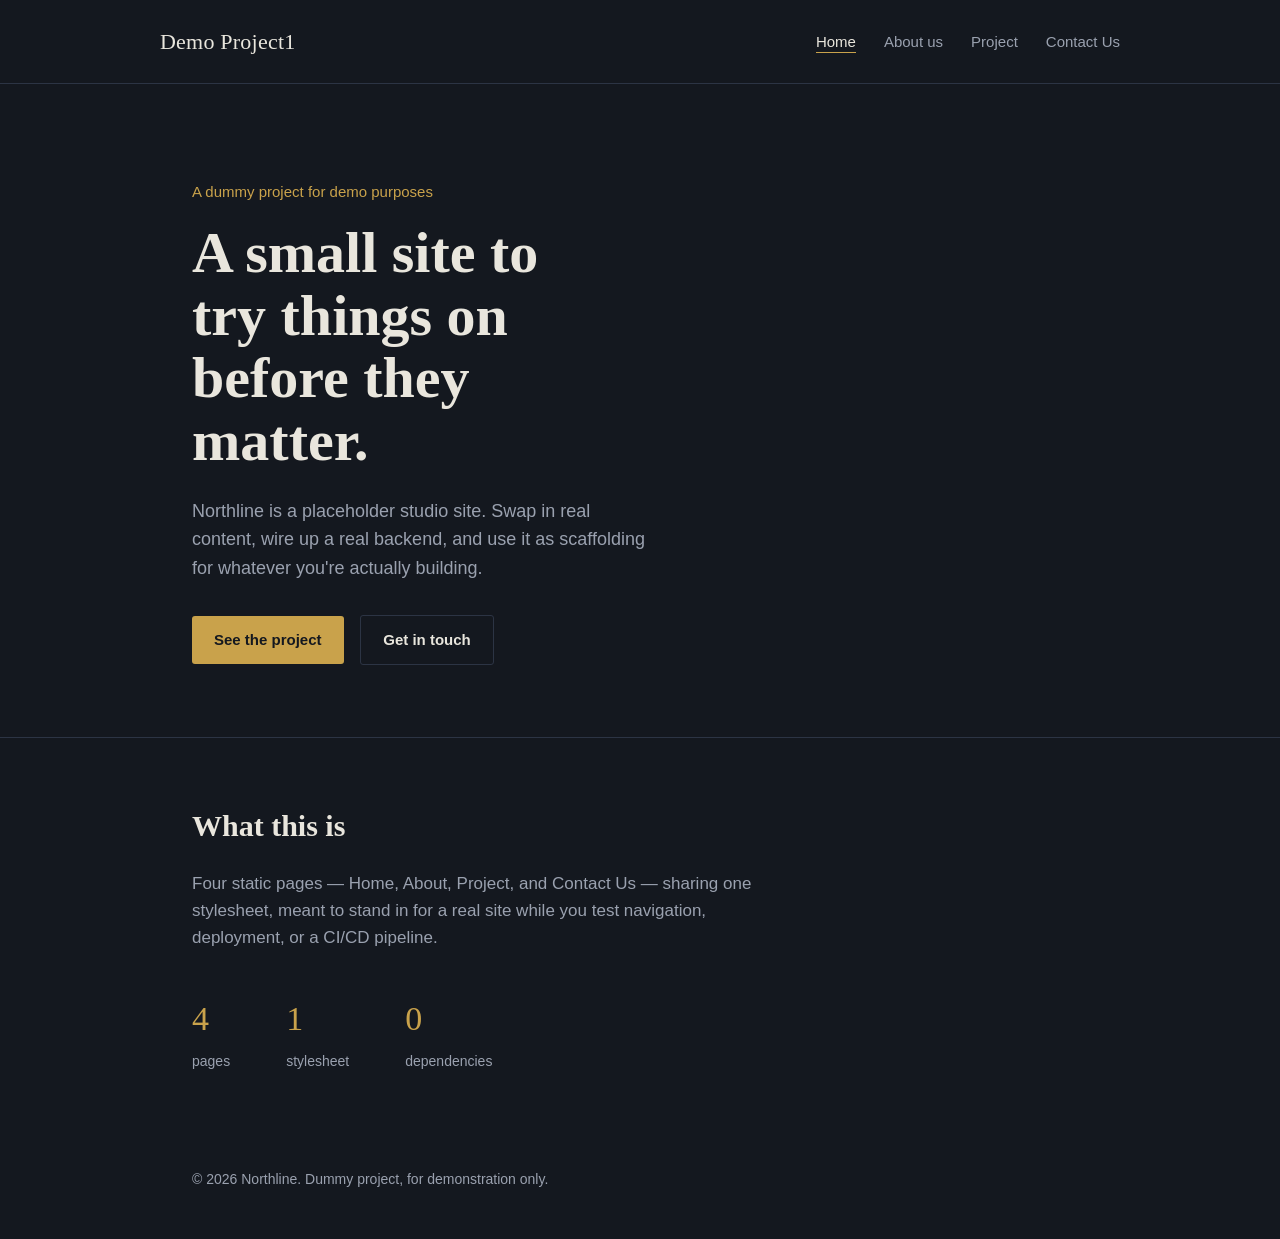
<file: index.html>
<!DOCTYPE html>
<html lang="en">
<head>
<meta charset="UTF-8">
<meta name="viewport" content="width=device-width, initial-scale=1.0">
<title>Northline Studio — Home</title>
<link rel="stylesheet" href="css/style.css">
</head>
<body>

<header>
  <div class="wrap nav">
    <a class="brand" href="index.html">Demo Project1</a>
    <ul class="nav-links">
      <li><a href="index.html" aria-current="page">Home</a></li>
      <li><a href="about.html">About us</a></li>
      <li><a href="project.html">Project</a></li>
      <li><a href="contact.html">Contact Us</a></li>
    </ul>
  </div>
</header>

<section class="hero">
  <div class="wrap">
    <p class="kicker">A dummy project for demo purposes</p>
    <h1>A small site to try things on before they matter.</h1>
    <p>Northline is a placeholder studio site. Swap in real content, wire up a real backend, and use it as scaffolding for whatever you're actually building.</p>
    <a class="btn" href="project.html">See the project</a>
    <a class="btn ghost" href="contact.html">Get in touch</a>
  </div>
</section>

<section class="block">
  <div class="wrap">
    <h2>What this is</h2>
    <p>Four static pages — Home, About, Project, and Contact Us — sharing one stylesheet, meant to stand in for a real site while you test navigation, deployment, or a CI/CD pipeline.</p>
    <div class="stat-row">
      <div class="stat"><div class="num">4</div><div class="label">pages</div></div>
      <div class="stat"><div class="num">1</div><div class="label">stylesheet</div></div>
      <div class="stat"><div class="num">0</div><div class="label">dependencies</div></div>
    </div>
  </div>
</section>

<footer>
  <div class="wrap">© 2026 Northline. Dummy project, for demonstration only.</div>
</footer>

</body>
</html>
</file>
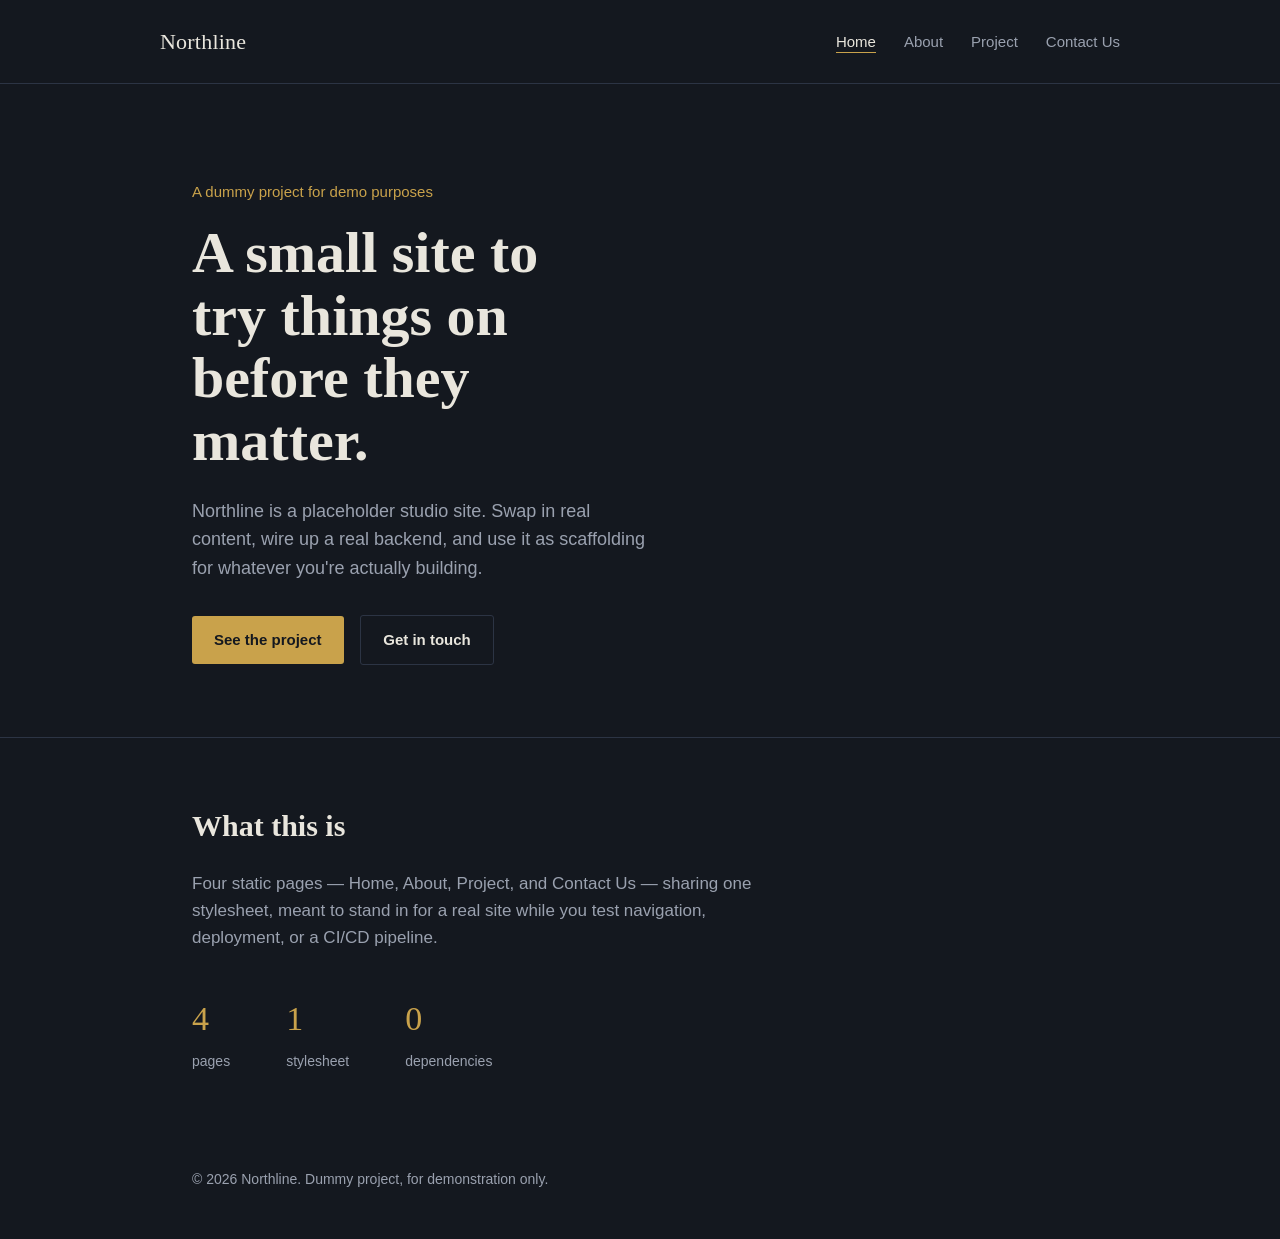
<file: dummy-project/index.html>
<!DOCTYPE html>
<html lang="en">
<head>
<meta charset="UTF-8">
<meta name="viewport" content="width=device-width, initial-scale=1.0">
<title>Northline Studio — Home</title>
<link rel="stylesheet" href="css/style.css">
</head>
<body>

<header>
  <div class="wrap nav">
    <a class="brand" href="index.html">Northline</a>
    <ul class="nav-links">
      <li><a href="index.html" aria-current="page">Home</a></li>
      <li><a href="about.html">About</a></li>
      <li><a href="project.html">Project</a></li>
      <li><a href="contact.html">Contact Us</a></li>
    </ul>
  </div>
</header>

<section class="hero">
  <div class="wrap">
    <p class="kicker">A dummy project for demo purposes</p>
    <h1>A small site to try things on before they matter.</h1>
    <p>Northline is a placeholder studio site. Swap in real content, wire up a real backend, and use it as scaffolding for whatever you're actually building.</p>
    <a class="btn" href="project.html">See the project</a>
    <a class="btn ghost" href="contact.html">Get in touch</a>
  </div>
</section>

<section class="block">
  <div class="wrap">
    <h2>What this is</h2>
    <p>Four static pages — Home, About, Project, and Contact Us — sharing one stylesheet, meant to stand in for a real site while you test navigation, deployment, or a CI/CD pipeline.</p>
    <div class="stat-row">
      <div class="stat"><div class="num">4</div><div class="label">pages</div></div>
      <div class="stat"><div class="num">1</div><div class="label">stylesheet</div></div>
      <div class="stat"><div class="num">0</div><div class="label">dependencies</div></div>
    </div>
  </div>
</section>

<footer>
  <div class="wrap">© 2026 Northline. Dummy project, for demonstration only.</div>
</footer>

</body>
</html>
</file>
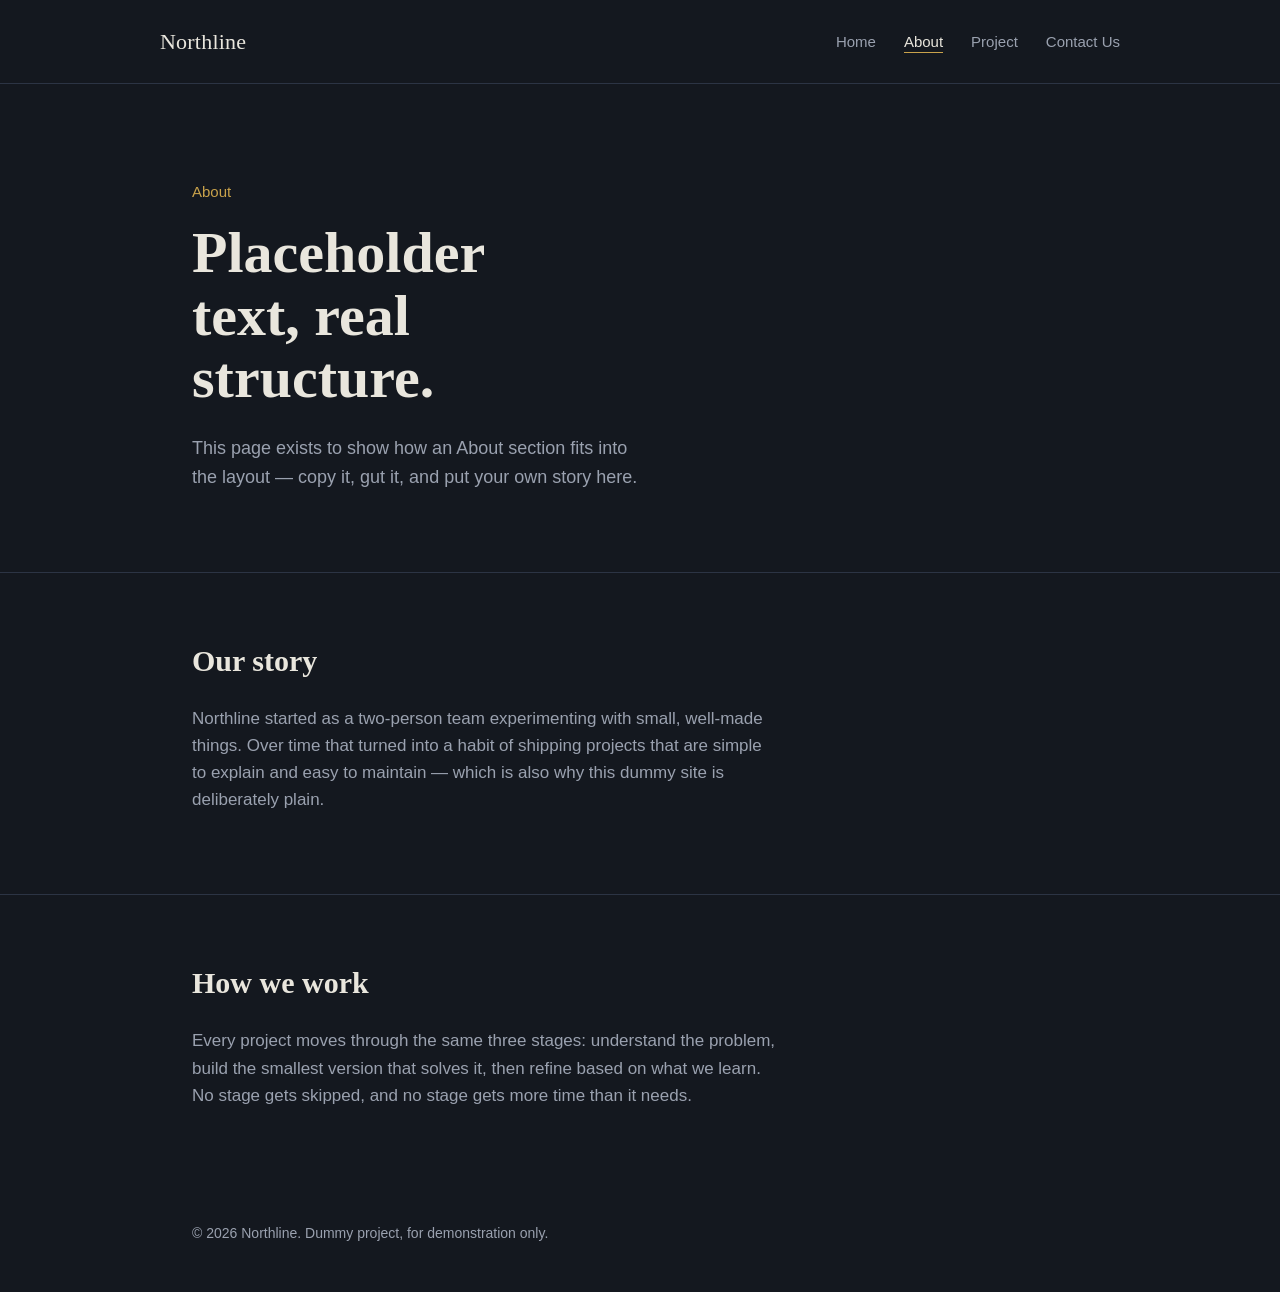
<file: about.html>
<!DOCTYPE html>
<html lang="en">
<head>
<meta charset="UTF-8">
<meta name="viewport" content="width=device-width, initial-scale=1.0">
<title>Northline Studio — About</title>
<link rel="stylesheet" href="css/style.css">
</head>
<body>

<header>
  <div class="wrap nav">
    <a class="brand" href="index.html">Northline</a>
    <ul class="nav-links">
      <li><a href="index.html">Home</a></li>
      <li><a href="about.html" aria-current="page">About</a></li>
      <li><a href="project.html">Project</a></li>
      <li><a href="contact.html">Contact Us</a></li>
    </ul>
  </div>
</header>

<section class="hero" style="padding-bottom: 48px;">
  <div class="wrap">
    <p class="kicker">About</p>
    <h1>Placeholder text, real structure.</h1>
    <p>This page exists to show how an About section fits into the layout — copy it, gut it, and put your own story here.</p>
  </div>
</section>

<section class="block">
  <div class="wrap">
    <h2>Our story</h2>
    <p>Northline started as a two-person team experimenting with small, well-made things. Over time that turned into a habit of shipping projects that are simple to explain and easy to maintain — which is also why this dummy site is deliberately plain.</p>
  </div>
</section>

<section class="block">
  <div class="wrap">
    <h2>How we work</h2>
    <p>Every project moves through the same three stages: understand the problem, build the smallest version that solves it, then refine based on what we learn. No stage gets skipped, and no stage gets more time than it needs.</p>
  </div>
</section>

<footer>
  <div class="wrap">© 2026 Northline. Dummy project, for demonstration only.</div>
</footer>

</body>
</html>
</file>
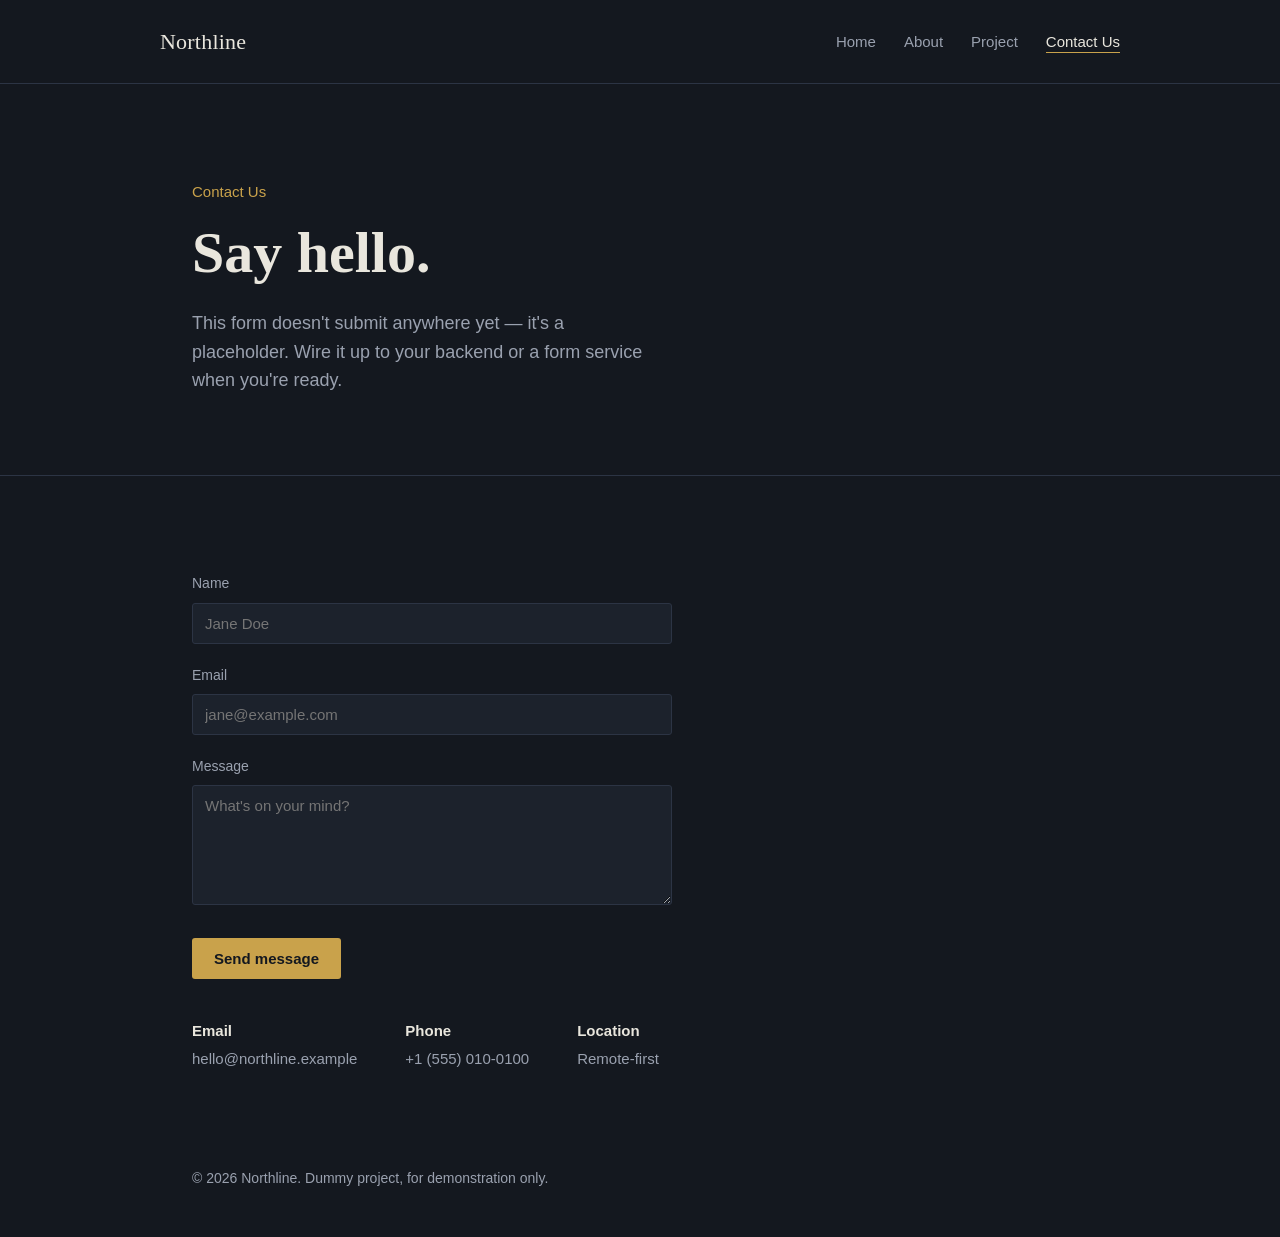
<file: contact.html>
<!DOCTYPE html>
<html lang="en">
<head>
<meta charset="UTF-8">
<meta name="viewport" content="width=device-width, initial-scale=1.0">
<title>Northline Studio — Contact Us</title>
<link rel="stylesheet" href="css/style.css">
</head>
<body>

<header>
  <div class="wrap nav">
    <a class="brand" href="index.html">Northline</a>
    <ul class="nav-links">
      <li><a href="index.html">Home</a></li>
      <li><a href="about.html">About</a></li>
      <li><a href="project.html">Project</a></li>
      <li><a href="contact.html" aria-current="page">Contact Us</a></li>
    </ul>
  </div>
</header>

<section class="hero" style="padding-bottom: 48px;">
  <div class="wrap">
    <p class="kicker">Contact Us</p>
    <h1>Say hello.</h1>
    <p>This form doesn't submit anywhere yet — it's a placeholder. Wire it up to your backend or a form service when you're ready.</p>
  </div>
</section>

<section class="block">
  <div class="wrap">
    <form onsubmit="event.preventDefault(); alert('This is a dummy form — connect it to a backend to actually send messages.');">
      <label for="name">Name</label>
      <input id="name" type="text" placeholder="Jane Doe" required>

      <label for="email">Email</label>
      <input id="email" type="email" placeholder="jane@example.com" required>

      <label for="message">Message</label>
      <textarea id="message" placeholder="What's on your mind?" required></textarea>

      <button class="submit" type="submit">Send message</button>
    </form>

    <div class="contact-info">
      <div><strong>Email</strong>hello@northline.example</div>
      <div><strong>Phone</strong>+1 (555) 010-0100</div>
      <div><strong>Location</strong>Remote-first</div>
    </div>
  </div>
</section>

<footer>
  <div class="wrap">© 2026 Northline. Dummy project, for demonstration only.</div>
</footer>

</body>
</html>
</file>
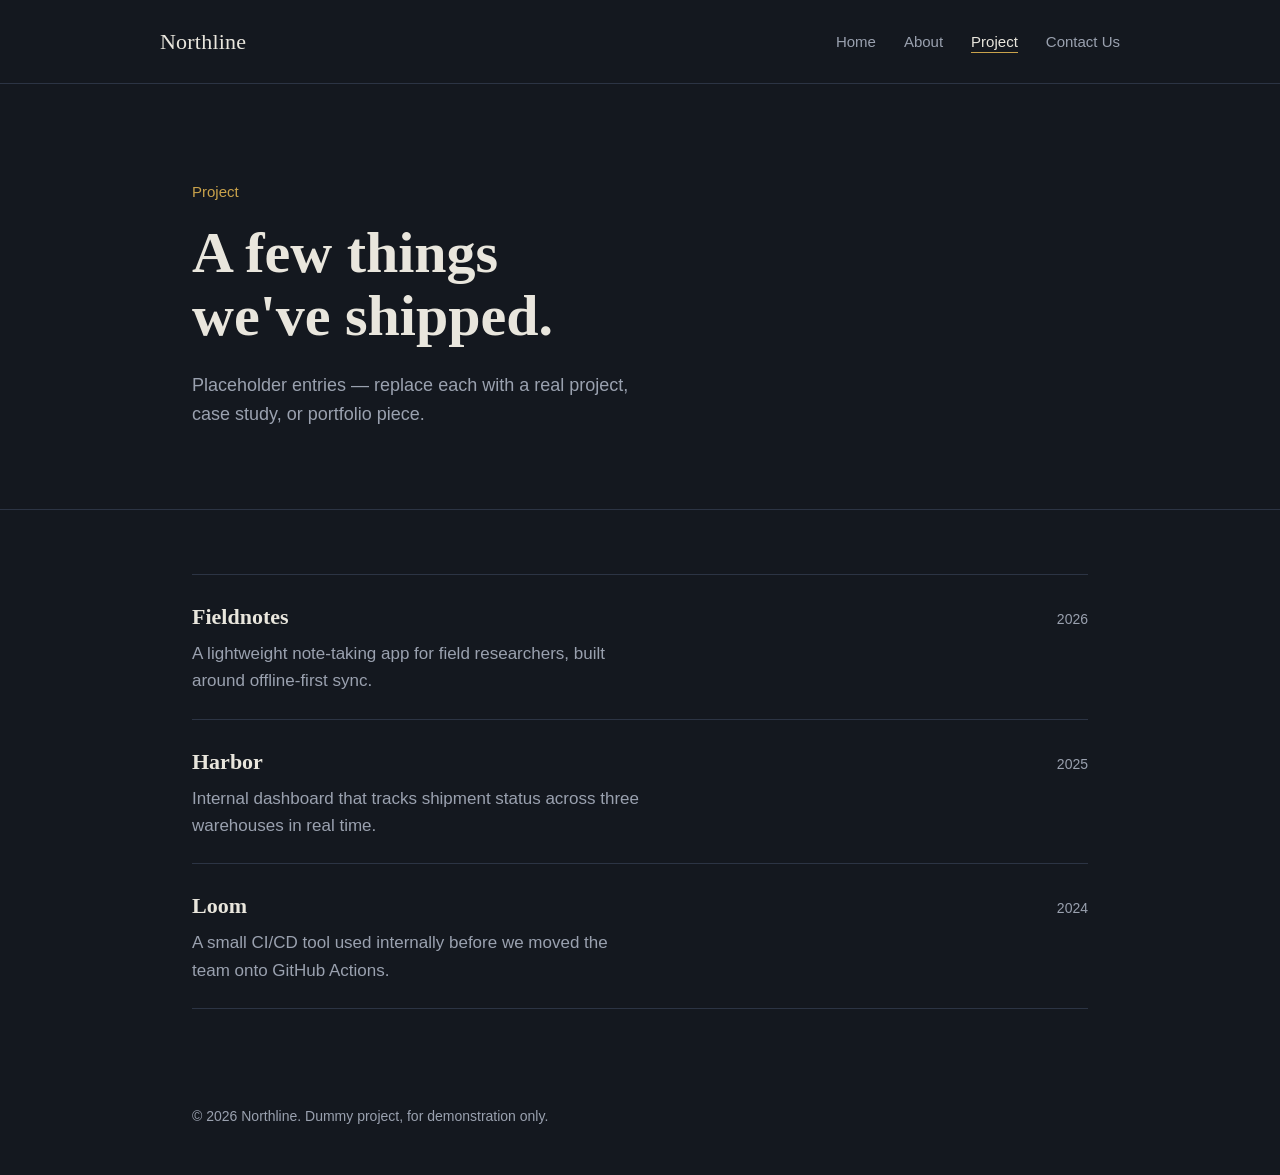
<file: project.html>
<!DOCTYPE html>
<html lang="en">
<head>
<meta charset="UTF-8">
<meta name="viewport" content="width=device-width, initial-scale=1.0">
<title>Northline Studio — Project</title>
<link rel="stylesheet" href="css/style.css">
</head>
<body>

<header>
  <div class="wrap nav">
    <a class="brand" href="index.html">Northline</a>
    <ul class="nav-links">
      <li><a href="index.html">Home</a></li>
      <li><a href="about.html">About</a></li>
      <li><a href="project.html" aria-current="page">Project</a></li>
      <li><a href="contact.html">Contact Us</a></li>
    </ul>
  </div>
</header>

<section class="hero" style="padding-bottom: 48px;">
  <div class="wrap">
    <p class="kicker">Project</p>
    <h1>A few things we've shipped.</h1>
    <p>Placeholder entries — replace each with a real project, case study, or portfolio piece.</p>
  </div>
</section>

<section class="block">
  <div class="wrap">

    <div class="project-row">
      <div>
        <h3>Fieldnotes</h3>
        <p>A lightweight note-taking app for field researchers, built around offline-first sync.</p>
      </div>
      <div class="year">2026</div>
    </div>

    <div class="project-row">
      <div>
        <h3>Harbor</h3>
        <p>Internal dashboard that tracks shipment status across three warehouses in real time.</p>
      </div>
      <div class="year">2025</div>
    </div>

    <div class="project-row">
      <div>
        <h3>Loom</h3>
        <p>A small CI/CD tool used internally before we moved the team onto GitHub Actions.</p>
      </div>
      <div class="year">2024</div>
    </div>

  </div>
</section>

<footer>
  <div class="wrap">© 2026 Northline. Dummy project, for demonstration only.</div>
</footer>

</body>
</html>
</file>
<file: css/style.css>
:root {
  --bg: #14181f;
  --surface: #1c222c;
  --line: #2c3444;
  --text: #e9e6dd;
  --muted: #9aa1af;
  --accent: #c9a24b;

  --serif: Georgia, "Iowan Old Style", "Palatino Linotype", serif;
  --sans: -apple-system, "Segoe UI", Inter, Helvetica, Arial, sans-serif;
}

* { box-sizing: border-box; }

html { scroll-behavior: smooth; }

body {
  margin: 0;
  background: var(--bg);
  color: var(--text);
  font-family: var(--sans);
  font-size: 17px;
  line-height: 1.6;
}

a { color: inherit; }

.wrap {
  max-width: 960px;
  margin: 0 auto;
  padding: 0 32px;
}

/* Header */
header {
  border-bottom: 1px solid var(--line);
}

.nav {
  display: flex;
  align-items: center;
  justify-content: space-between;
  padding: 24px 0;
}

.brand {
  font-family: var(--serif);
  font-size: 22px;
  letter-spacing: 0.01em;
  text-decoration: none;
}

.nav-links {
  display: flex;
  gap: 28px;
  list-style: none;
  margin: 0;
  padding: 0;
}

.nav-links a {
  text-decoration: none;
  color: var(--muted);
  font-size: 15px;
  padding-bottom: 2px;
  border-bottom: 1px solid transparent;
  transition: color 0.15s ease, border-color 0.15s ease;
}

.nav-links a:hover,
.nav-links a[aria-current="page"] {
  color: var(--text);
  border-color: var(--accent);
}

/* Hero */
.hero {
  padding: 96px 0 72px;
  border-bottom: 1px solid var(--line);
}

.hero .kicker {
  color: var(--accent);
  font-size: 15px;
  margin: 0 0 18px;
}

.hero h1 {
  font-family: var(--serif);
  font-size: clamp(36px, 6vw, 58px);
  line-height: 1.08;
  margin: 0 0 24px;
  max-width: 14ch;
}

.hero p {
  color: var(--muted);
  max-width: 46ch;
  font-size: 18px;
  margin: 0 0 32px;
}

.btn {
  display: inline-block;
  background: var(--accent);
  color: #14181f;
  text-decoration: none;
  padding: 12px 22px;
  font-size: 15px;
  font-weight: 600;
  border-radius: 3px;
}

.btn.ghost {
  background: transparent;
  color: var(--text);
  border: 1px solid var(--line);
  margin-left: 12px;
}

/* Sections */
section.block {
  padding: 64px 0;
  border-bottom: 1px solid var(--line);
}

section.block:last-of-type { border-bottom: none; }

.block h2 {
  font-family: var(--serif);
  font-size: 30px;
  margin: 0 0 20px;
}

.block p {
  color: var(--muted);
  max-width: 62ch;
}

.stat-row {
  display: flex;
  gap: 56px;
  margin-top: 40px;
  flex-wrap: wrap;
}

.stat .num {
  font-family: var(--serif);
  font-size: 34px;
  color: var(--accent);
}

.stat .label {
  color: var(--muted);
  font-size: 14px;
  margin-top: 4px;
}

/* Project list */
.project-row {
  display: flex;
  justify-content: space-between;
  align-items: baseline;
  gap: 24px;
  padding: 24px 0;
  border-top: 1px solid var(--line);
}

.project-row:last-child { border-bottom: 1px solid var(--line); }

.project-row h3 {
  font-family: var(--serif);
  font-size: 22px;
  margin: 0 0 6px;
}

.project-row p {
  color: var(--muted);
  margin: 0;
  max-width: 48ch;
}

.project-row .year {
  color: var(--muted);
  font-size: 14px;
  white-space: nowrap;
}

/* Contact form */
form {
  max-width: 480px;
  margin-top: 32px;
}

label {
  display: block;
  font-size: 14px;
  color: var(--muted);
  margin: 20px 0 8px;
}

label:first-child { margin-top: 0; }

input, textarea {
  width: 100%;
  background: var(--surface);
  border: 1px solid var(--line);
  color: var(--text);
  padding: 11px 12px;
  font-family: var(--sans);
  font-size: 15px;
  border-radius: 3px;
}

input:focus, textarea:focus, a:focus, button:focus {
  outline: 2px solid var(--accent);
  outline-offset: 2px;
}

textarea { min-height: 120px; resize: vertical; }

button.submit {
  margin-top: 24px;
  background: var(--accent);
  color: #14181f;
  border: none;
  padding: 12px 22px;
  font-size: 15px;
  font-weight: 600;
  border-radius: 3px;
  cursor: pointer;
}

.contact-info {
  display: flex;
  gap: 48px;
  margin-top: 40px;
  flex-wrap: wrap;
}

.contact-info div { color: var(--muted); font-size: 15px; }
.contact-info strong { display: block; color: var(--text); font-weight: 600; margin-bottom: 4px; }

/* Footer */
footer {
  padding: 32px 0 48px;
  color: var(--muted);
  font-size: 14px;
}

@media (max-width: 640px) {
  .nav-links { gap: 16px; }
  .hero { padding: 64px 0 48px; }
  .stat-row { gap: 32px; }
  .project-row { flex-direction: column; }
}
</file>
<file: dummy-project/css/style.css>
:root {
  --bg: #14181f;
  --surface: #1c222c;
  --line: #2c3444;
  --text: #e9e6dd;
  --muted: #9aa1af;
  --accent: #c9a24b;

  --serif: Georgia, "Iowan Old Style", "Palatino Linotype", serif;
  --sans: -apple-system, "Segoe UI", Inter, Helvetica, Arial, sans-serif;
}

* { box-sizing: border-box; }

html { scroll-behavior: smooth; }

body {
  margin: 0;
  background: var(--bg);
  color: var(--text);
  font-family: var(--sans);
  font-size: 17px;
  line-height: 1.6;
}

a { color: inherit; }

.wrap {
  max-width: 960px;
  margin: 0 auto;
  padding: 0 32px;
}

/* Header */
header {
  border-bottom: 1px solid var(--line);
}

.nav {
  display: flex;
  align-items: center;
  justify-content: space-between;
  padding: 24px 0;
}

.brand {
  font-family: var(--serif);
  font-size: 22px;
  letter-spacing: 0.01em;
  text-decoration: none;
}

.nav-links {
  display: flex;
  gap: 28px;
  list-style: none;
  margin: 0;
  padding: 0;
}

.nav-links a {
  text-decoration: none;
  color: var(--muted);
  font-size: 15px;
  padding-bottom: 2px;
  border-bottom: 1px solid transparent;
  transition: color 0.15s ease, border-color 0.15s ease;
}

.nav-links a:hover,
.nav-links a[aria-current="page"] {
  color: var(--text);
  border-color: var(--accent);
}

/* Hero */
.hero {
  padding: 96px 0 72px;
  border-bottom: 1px solid var(--line);
}

.hero .kicker {
  color: var(--accent);
  font-size: 15px;
  margin: 0 0 18px;
}

.hero h1 {
  font-family: var(--serif);
  font-size: clamp(36px, 6vw, 58px);
  line-height: 1.08;
  margin: 0 0 24px;
  max-width: 14ch;
}

.hero p {
  color: var(--muted);
  max-width: 46ch;
  font-size: 18px;
  margin: 0 0 32px;
}

.btn {
  display: inline-block;
  background: var(--accent);
  color: #14181f;
  text-decoration: none;
  padding: 12px 22px;
  font-size: 15px;
  font-weight: 600;
  border-radius: 3px;
}

.btn.ghost {
  background: transparent;
  color: var(--text);
  border: 1px solid var(--line);
  margin-left: 12px;
}

/* Sections */
section.block {
  padding: 64px 0;
  border-bottom: 1px solid var(--line);
}

section.block:last-of-type { border-bottom: none; }

.block h2 {
  font-family: var(--serif);
  font-size: 30px;
  margin: 0 0 20px;
}

.block p {
  color: var(--muted);
  max-width: 62ch;
}

.stat-row {
  display: flex;
  gap: 56px;
  margin-top: 40px;
  flex-wrap: wrap;
}

.stat .num {
  font-family: var(--serif);
  font-size: 34px;
  color: var(--accent);
}

.stat .label {
  color: var(--muted);
  font-size: 14px;
  margin-top: 4px;
}

/* Project list */
.project-row {
  display: flex;
  justify-content: space-between;
  align-items: baseline;
  gap: 24px;
  padding: 24px 0;
  border-top: 1px solid var(--line);
}

.project-row:last-child { border-bottom: 1px solid var(--line); }

.project-row h3 {
  font-family: var(--serif);
  font-size: 22px;
  margin: 0 0 6px;
}

.project-row p {
  color: var(--muted);
  margin: 0;
  max-width: 48ch;
}

.project-row .year {
  color: var(--muted);
  font-size: 14px;
  white-space: nowrap;
}

/* Contact form */
form {
  max-width: 480px;
  margin-top: 32px;
}

label {
  display: block;
  font-size: 14px;
  color: var(--muted);
  margin: 20px 0 8px;
}

label:first-child { margin-top: 0; }

input, textarea {
  width: 100%;
  background: var(--surface);
  border: 1px solid var(--line);
  color: var(--text);
  padding: 11px 12px;
  font-family: var(--sans);
  font-size: 15px;
  border-radius: 3px;
}

input:focus, textarea:focus, a:focus, button:focus {
  outline: 2px solid var(--accent);
  outline-offset: 2px;
}

textarea { min-height: 120px; resize: vertical; }

button.submit {
  margin-top: 24px;
  background: var(--accent);
  color: #14181f;
  border: none;
  padding: 12px 22px;
  font-size: 15px;
  font-weight: 600;
  border-radius: 3px;
  cursor: pointer;
}

.contact-info {
  display: flex;
  gap: 48px;
  margin-top: 40px;
  flex-wrap: wrap;
}

.contact-info div { color: var(--muted); font-size: 15px; }
.contact-info strong { display: block; color: var(--text); font-weight: 600; margin-bottom: 4px; }

/* Footer */
footer {
  padding: 32px 0 48px;
  color: var(--muted);
  font-size: 14px;
}

@media (max-width: 640px) {
  .nav-links { gap: 16px; }
  .hero { padding: 64px 0 48px; }
  .stat-row { gap: 32px; }
  .project-row { flex-direction: column; }
}
</file>
